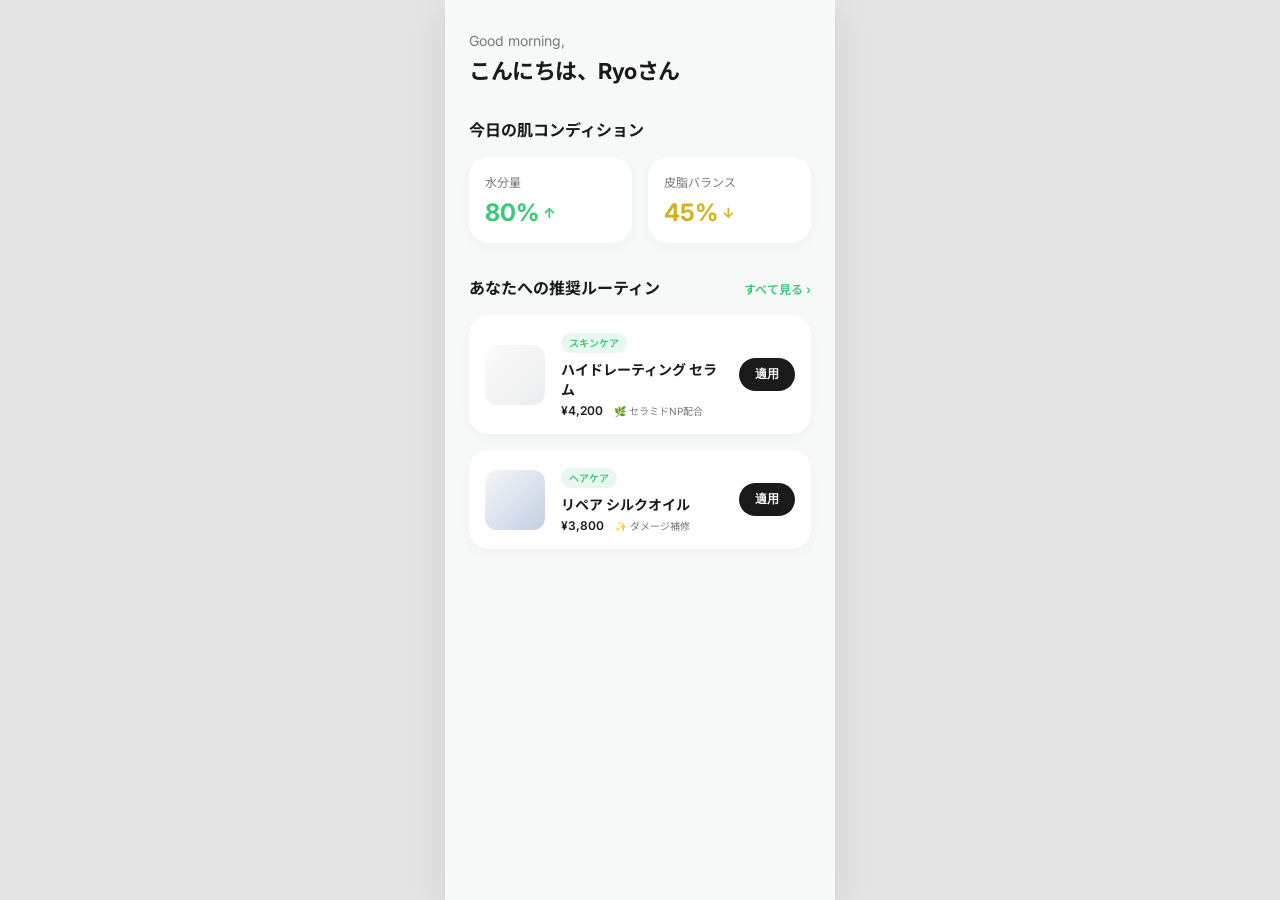
<file: vertex-main/backend/src/main/resources/static/index.html>
<!DOCTYPE html>
<html lang="ja">
<head>
    <meta charset="UTF-8">
    <meta name="viewport" content="width=device-width, initial-scale=1.0">
    <title>Fit my skin</title>
    <link href="https://fonts.googleapis.com/css2?family=Inter:wght@400;600;700&family=Noto+Sans+JP:wght@400;500;700&display=swap" rel="stylesheet">
    <link rel="stylesheet" href="style.css">
</head>
<body>
    <div class="app-container">
        <header class="header">
            <p class="greeting-sub">Good morning,</p>
            <h1 class="greeting-main">こんにちは、Ryoさん</h1>
            <div class="profile-icon"></div>
        </header>
        
        <section class="condition-section">
            <h2 class="section-title">今日の肌コンディション</h2>
            <div class="condition-grid">
                <div class="condition-card">
                    <p class="card-label">水分量</p>
                    <p class="card-value highlight-green">80% <span class="trend">↑</span></p>
                </div>
                <div class="condition-card">
                    <p class="card-label">皮脂バランス</p>
                    <p class="card-value highlight-yellow">45% <span class="trend">↓</span></p>
                </div>
            </div>
        </section>

        <section class="routine-section">
            <div class="section-header">
                <h2 class="section-title">あなたへの推奨ルーティン</h2>
                <a href="#" class="see-all">すべて見る ›</a>
            </div>
            
            <div class="item-card" onclick="location.href='detail.html'">
                <div class="item-image placeholder-img1"></div>
                <div class="item-info">
                    <span class="category-tag">スキンケア</span>
                    <h3 class="item-name">ハイドレーティング セラム</h3>
                    <p class="item-price">¥4,200 <span class="reason">🌿 セラミドNP配合</span></p>
                </div>
                <button class="btn-apply">適用</button>
            </div>

            <div class="item-card" onclick="location.href='detail.html'">
                <div class="item-image placeholder-img2"></div>
                <div class="item-info">
                    <span class="category-tag">ヘアケア</span>
                    <h3 class="item-name">リペア シルクオイル</h3>
                    <p class="item-price">¥3,800 <span class="reason">✨ ダメージ補修</span></p>
                </div>
                <button class="btn-apply">適用</button>
            </div>
        </section>
    </div>

    <script src="script.js"></script>
</body>
</html>
</file>
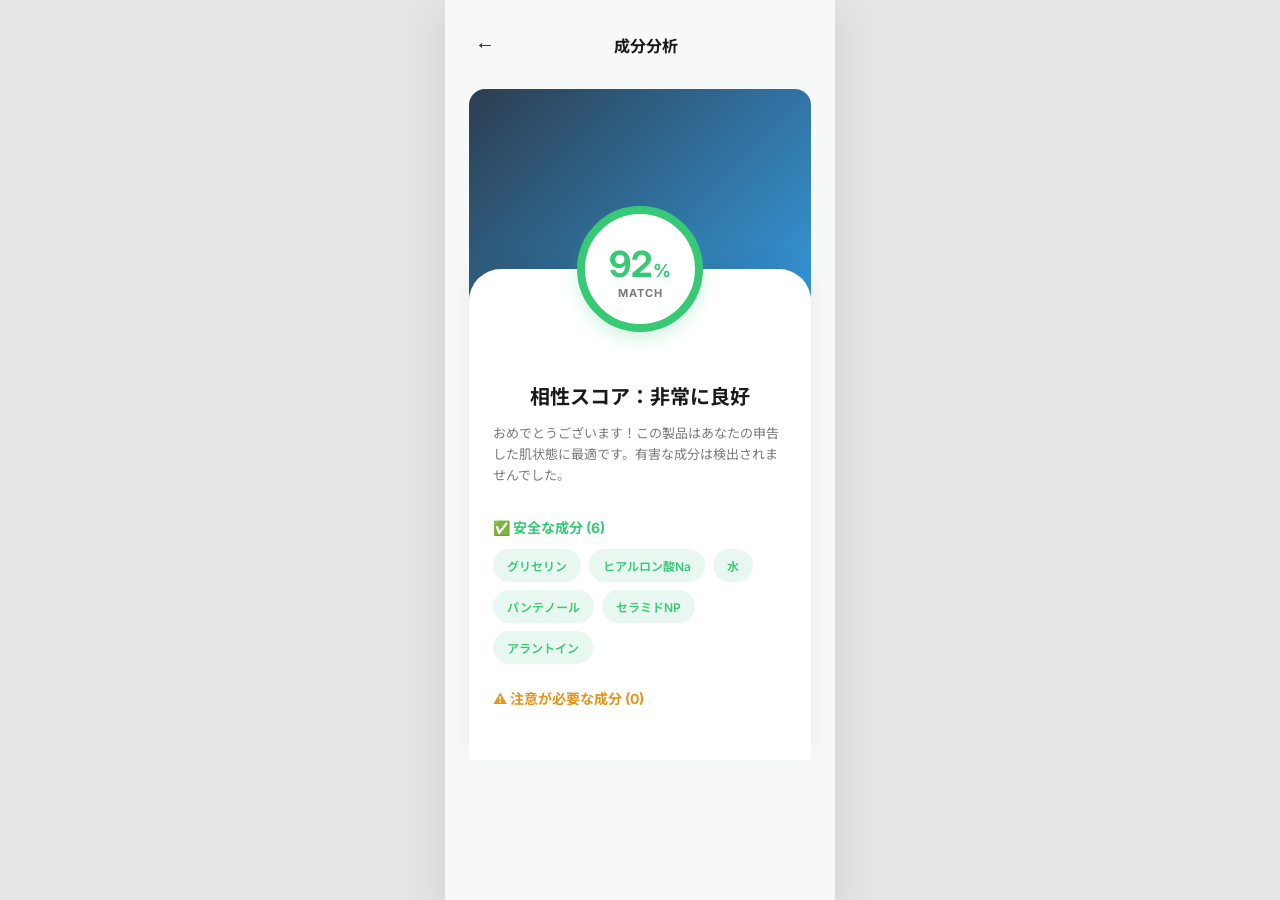
<file: vertex-main/backend/src/main/resources/static/analysis.html>
<!DOCTYPE html>
<html lang="ja">
<head>
    <meta charset="UTF-8">
    <meta name="viewport" content="width=device-width, initial-scale=1.0">
    <title>成分分析 - Fit my skin</title>
    <link href="https://fonts.googleapis.com/css2?family=Inter:wght@400;600;700&family=Noto+Sans+JP:wght@400;500;700&display=swap" rel="stylesheet">
    <link rel="stylesheet" href="style.css">
</head>
<body>
    <div class="app-container">
        <header class="step-header">
            <button class="back-button">←</button>
            <h2 class="header-title">成分分析</h2>
            <div style="width: 20px;"></div> </header>

        <div class="scan-image-area">
            </div>

        <div class="analysis-card-container">
            <div class="score-circle">
                <span class="score-number">92<span class="score-percent">%</span></span>
                <span class="score-label">MATCH</span>
            </div>

            <h2 class="match-title">相性スコア：非常に良好</h2>
            <p class="match-desc">おめでとうございます！この製品はあなたの申告した肌状態に最適です。有害な成分は検出されませんでした。</p>

            <div class="ingredient-section">
                <h3 class="ingredient-title">✅ 安全な成分 (6)</h3>
                <div class="tag-cloud">
                    <span class="tag-safe">グリセリン</span>
                    <span class="tag-safe">ヒアルロン酸Na</span>
                    <span class="tag-safe">水</span>
                    <span class="tag-safe">パンテノール</span>
                    <span class="tag-safe">セラミドNP</span>
                    <span class="tag-safe">アラントイン</span>
                </div>
            </div>

            <div class="ingredient-section" style="margin-top: 24px;">
                <h3 class="ingredient-title warning">⚠️ 注意が必要な成分 (0)</h3>
            </div>
        </div>
    </div>
    <script src="script.js"></script>
</body>
</html>
</file>
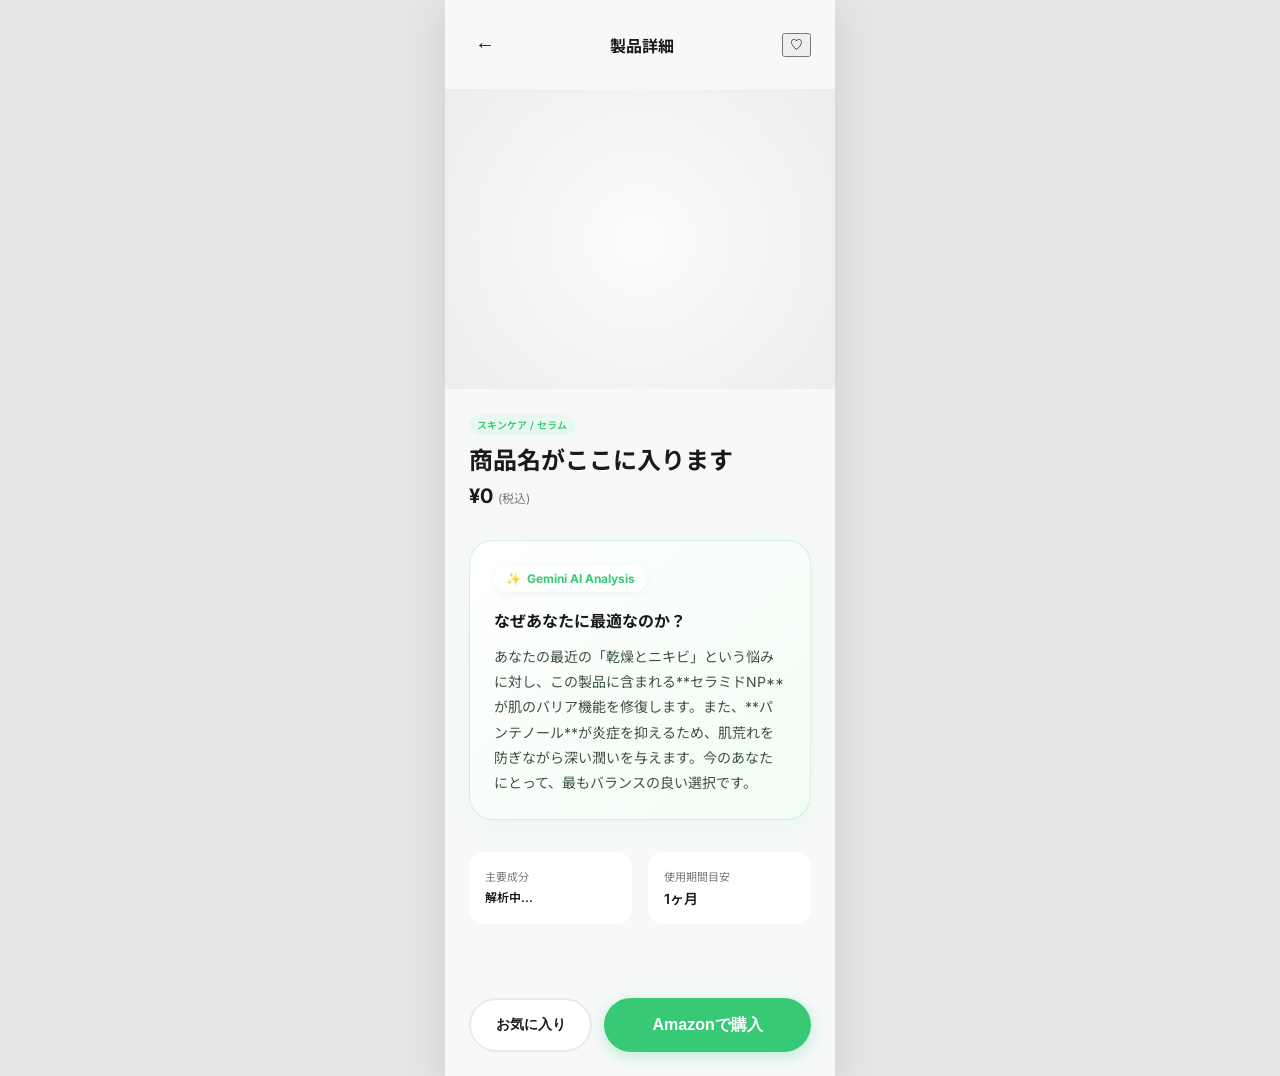
<file: vertex-main/backend/src/main/resources/static/detail.html>
<!DOCTYPE html>
<html lang="ja">
<head>
    <meta charset="UTF-8">
    <meta name="viewport" content="width=device-width, initial-scale=1.0">
    <title>製品詳細 - Fit my skin</title>
    <link href="https://fonts.googleapis.com/css2?family=Inter:wght@400;600;700&family=Noto+Sans+JP:wght@400;500;700&display=swap" rel="stylesheet">
    <link rel="stylesheet" href="style.css">
</head>
<body>
    <div class="app-container">
        <header class="step-header">
            <button class="back-button" onclick="history.back()">←</button>
            <h2 class="header-title">製品詳細</h2>
            <button class="share-button">♡</button>
        </header>

        <main class="detail-main">
            <div class="product-hero-image">
                <div class="placeholder-hero"></div>
            </div>

            <div class="product-basic-info">
                <span class="category-tag">スキンケア / セラム</span>
                <h1 class="detail-product-name" id="display-name">商品名がここに入ります</h1>
                <p class="detail-product-price">¥<span id="display-price">0</span> <span class="tax-in">(税込)
            </div>

            <section class="ai-explanation-section">
                <div class="ai-badge">
                    <span class="ai-sparkle">✨</span> Gemini AI Analysis
                </div>
                <h3 class="ai-title">なぜあなたに最適なのか？</h3>
                <div class="ai-bubble">
                    <p>あなたの最近の「乾燥とニキビ」という悩みに対し、この製品に含まれる**セラミドNP**が肌のバリア機能を修復します。また、**パンテノール**が炎症を抑えるため、肌荒れを防ぎながら深い潤いを与えます。今のあなたにとって、最もバランスの良い選択です。</p>
                </div>
            </section>

            <div class="specs-grid">
                <div class="spec-item">
                    <span class="spec-label">主要成分</span>
                    <span class="spec-value" id="display-ingredients" style="font-size: 12px;">解析中...</span>
                </div>
                <div class="spec-item">
                    <span class="spec-label">使用期間目安</span>
                    <span class="spec-value"><span id="display-months">1</span>ヶ月</span>
                </div>
            </div>
        </main>

        <div class="bottom-action detail-actions">
            <button class="btn-secondary">お気に入り</button>
            <button class="btn-primary">Amazonで購入</button>
        </div>
    </div>
    <script src="script.js"></script>
</body>
</html>
</file>
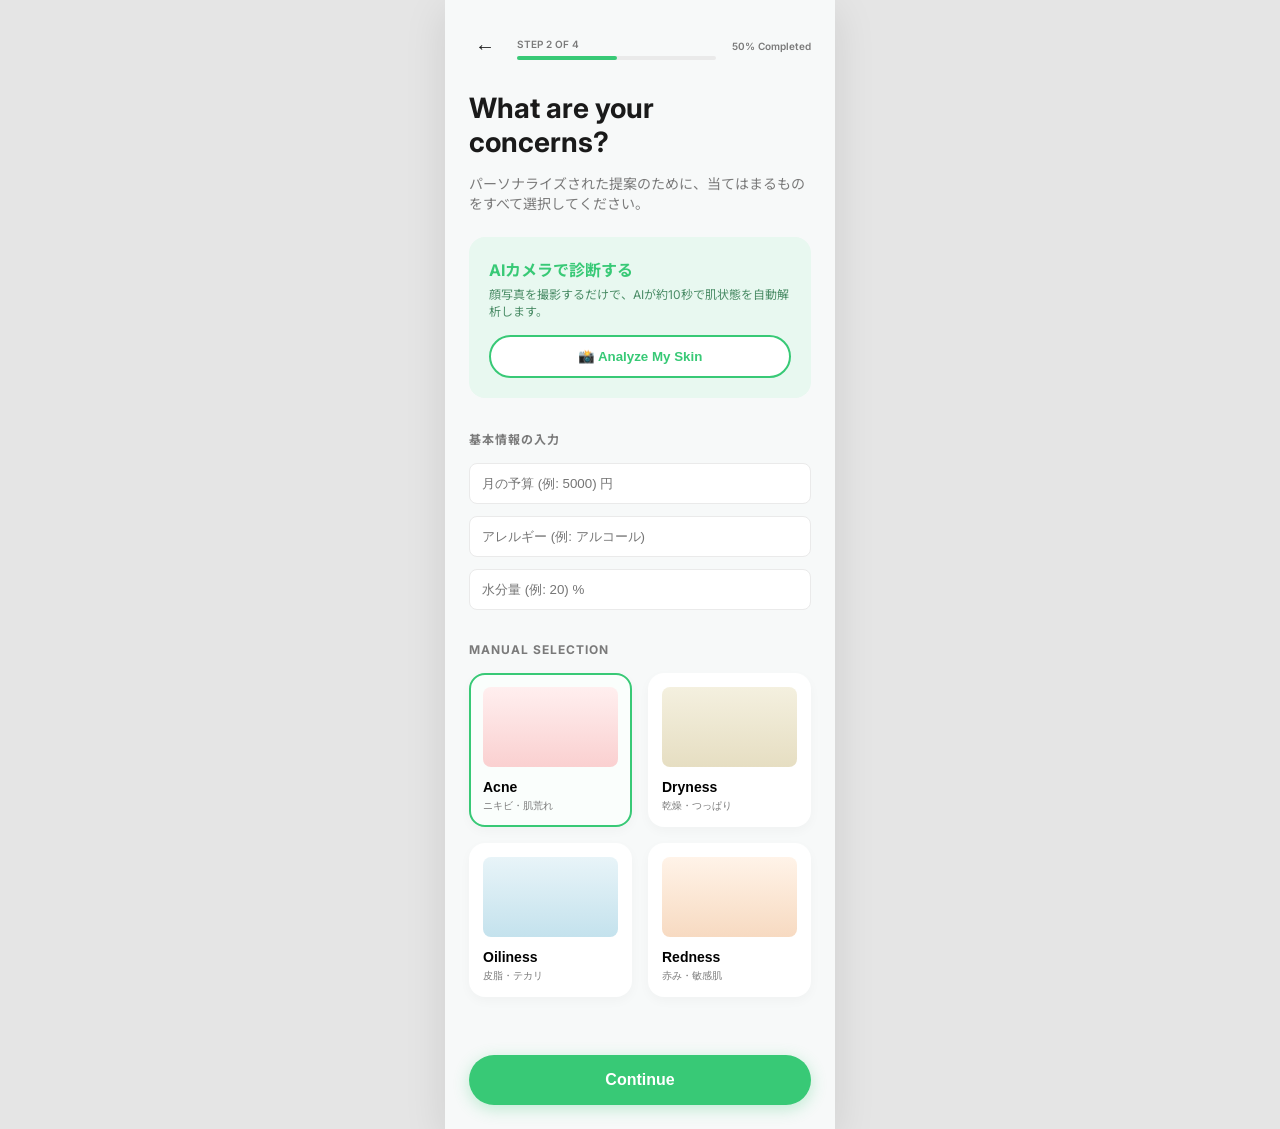
<file: vertex-main/backend/src/main/resources/static/diagonostic.html>
<!DOCTYPE html>
<html lang="ja">
<head>
    <meta charset="UTF-8">
    <meta name="viewport" content="width=device-width, initial-scale=1.0">
    <title>診断 - スキンナビア</title>
    <link href="https://fonts.googleapis.com/css2?family=Inter:wght@400;600;700&family=Noto+Sans+JP:wght@400;500;700&display=swap" rel="stylesheet">
    <link rel="stylesheet" href="style.css">
</head>
<body>
    <div class="app-container">
        <header class="step-header">
            <button class="back-button">←</button>
            <div class="progress-container">
                <span class="step-text">STEP 2 OF 4</span>
                <div class="progress-bar"><div class="progress-fill"></div></div>
            </div>
            <span class="percent-text">50% Completed</span>
        </header>

        <main class="diagnostic-main">
            <h1 class="question-title">What are your<br>concerns?</h1>
            <p class="question-desc">パーソナライズされた提案のために、当てはまるものをすべて選択してください。</p>

            <div class="ai-camera-card">
                <div class="ai-info">
                    <h3>AIカメラで診断する</h3>
                    <p>顔写真を撮影するだけで、AIが約10秒で肌状態を自動解析します。</p>
                </div>
                <button class="btn-outline-green">📸 Analyze My Skin</button>
            </div>
            <div class="backend-inputs" style="margin-bottom: 32px;">
                <h3 class="manual-title">基本情報の入力</h3>
                <div style="display: flex; flex-direction: column; gap: 12px;">
                    <input type="number" id="input-budget" placeholder="月の予算 (例: 5000) 円" style="padding: 12px; border: 1px solid #EAEAEA; border-radius: 8px;">
                    <input type="text" id="input-allergies" placeholder="アレルギー (例: アルコール)" style="padding: 12px; border: 1px solid #EAEAEA; border-radius: 8px;">
                    <input type="number" id="input-moisture" placeholder="水分量 (例: 20) %" style="padding: 12px; border: 1px solid #EAEAEA; border-radius: 8px;">
                </div>
            </div>

            <h3 class="manual-title">MANUAL SELECTION</h3>

            <div class="concern-grid">
                <button class="concern-card active" data-concern="acne">
                    <div class="card-img acne-img"></div>
                    <h4>Acne</h4>
                    <p>ニキビ・肌荒れ</p>
                </button>
                <button class="concern-card" data-concern="dryness">
                    <div class="card-img dry-img"></div>
                    <h4>Dryness</h4>
                    <p>乾燥・つっぱり</p>
                </button>
                <button class="concern-card" data-concern="oiliness">
                    <div class="card-img oil-img"></div>
                    <h4>Oiliness</h4>
                    <p>皮脂・テカリ</p>
                </button>
                <button class="concern-card" data-concern="redness">
                    <div class="card-img red-img"></div>
                    <h4>Redness</h4>
                    <p>赤み・敏感肌</p>
                </button>
            </div>
        </main>

        <div class="bottom-action">
            <button class="btn-primary">Continue</button>
        </div>
    </div>
    <script src="script.js"></script> 
</body>
</html>
</file>
<file: vertex-main/backend/src/main/resources/static/style.css>
/* --- ベース設定（色とフォント） --- */
:root {
    --bg-color: #F7F9F9; /* アプリ全体の淡い背景色 */
    --card-bg: #FFFFFF;
    --text-main: #1A1A1A;
    --text-sub: #7A7A7A;
    --accent-green: #38C976; /* モックアップの美しいグリーン */
    --accent-light-green: #E8F8F0;
    --accent-yellow: #FADB5F;
}

body {
    margin: 0;
    background-color: #E5E5E5; /* PCで見た時の外側の背景 */
    font-family: 'Inter', 'Noto Sans JP', sans-serif; /* 美しいフォント */
    color: var(--text-main);
    display: flex;
    justify-content: center;
}

/* --- スマホ画面のフレーム --- */
.app-container {
    width: 100%;
    max-width: 390px; /* iPhoneの標準サイズ */
    min-height: 100vh;
    background-color: var(--bg-color);
    padding: 32px 24px;
    box-sizing: border-box;
    box-shadow: 0 10px 40px rgba(0,0,0,0.1);
    position: relative;
    overflow-x: hidden;
}

/* --- ヘッダー --- */
.header {
    margin-bottom: 32px;
}
.greeting-sub {
    font-size: 14px;
    color: var(--text-sub);
    margin: 0 0 4px 0;
}
.greeting-main {
    font-size: 22px;
    font-weight: 700;
    margin: 0;
    letter-spacing: -0.5px;
}

/* --- セクション共通 --- */
.section-title {
    font-size: 16px;
    font-weight: 700;
    margin: 0 0 16px 0;
}
.section-header {
    display: flex;
    justify-content: space-between;
    align-items: baseline;
}
.see-all {
    font-size: 12px;
    color: var(--accent-green);
    text-decoration: none;
    font-weight: 600;
}

/* --- コンディションカード --- */
.condition-section {
    margin-bottom: 32px;
}
.condition-grid {
    display: flex;
    gap: 16px;
}
.condition-card {
    flex: 1;
    background: var(--card-bg);
    padding: 16px;
    border-radius: 20px;
    box-shadow: 0 4px 12px rgba(0,0,0,0.03);
}
.card-label {
    font-size: 12px;
    color: var(--text-sub);
    margin: 0 0 8px 0;
}
.card-value {
    font-size: 24px;
    font-weight: 700;
    margin: 0;
    display: flex;
    align-items: center;
    gap: 4px;
}
.highlight-green { color: var(--accent-green); }
.highlight-yellow { color: #D4B21F; }
.trend { font-size: 14px; }

/* --- アイテムカード（推奨ルーティン） --- */
.item-card {
    background: var(--card-bg);
    border-radius: 20px;
    padding: 16px;
    display: flex;
    align-items: center;
    gap: 16px;
    margin-bottom: 16px;
    box-shadow: 0 4px 12px rgba(0,0,0,0.03);
    transition: transform 0.2s;
}
.item-card:active {
    transform: scale(0.98);
}
.item-image {
    width: 60px;
    height: 60px;
    border-radius: 12px;
    background-color: var(--bg-color);
}
.placeholder-img1 { background: linear-gradient(135deg, #fdfbfb 0%, #ebedee 100%); }
.placeholder-img2 { background: linear-gradient(135deg, #f5f7fa 0%, #c3cfe2 100%); }

.item-info {
    flex: 1;
}
.category-tag {
    font-size: 10px;
    color: var(--accent-green);
    background: var(--accent-light-green);
    padding: 4px 8px;
    border-radius: 100px;
    font-weight: 600;
}
.item-name {
    font-size: 14px;
    font-weight: 700;
    margin: 8px 0 4px 0;
}
.item-price {
    font-size: 12px;
    color: var(--text-main);
    font-weight: 600;
    margin: 0;
}
.reason {
    color: var(--text-sub);
    font-weight: 400;
    font-size: 10px;
    margin-left: 8px;
}
.btn-apply {
    background: var(--text-main);
    color: #fff;
    border: none;
    padding: 8px 16px;
    border-radius: 100px;
    font-size: 12px;
    font-weight: 600;
    cursor: pointer;
}

/* --- 診断画面（diagnostic.html）専用のスタイル --- */
.step-header {
    display: flex;
    align-items: center;
    justify-content: space-between;
    margin-bottom: 32px;
}
.back-button {
    background: none;
    border: none;
    font-size: 20px;
    cursor: pointer;
    color: var(--text-main);
}
.progress-container {
    flex: 1;
    margin: 0 16px;
}
.step-text, .percent-text {
    font-size: 10px;
    color: var(--text-sub);
    font-weight: 600;
}
.progress-bar {
    height: 4px;
    background: #EAEAEA;
    border-radius: 2px;
    margin-top: 4px;
}
.progress-fill {
    width: 50%;
    height: 100%;
    background: var(--accent-green);
    border-radius: 2px;
}

.question-title {
    font-size: 28px;
    line-height: 1.2;
    margin: 0 0 8px 0;
}
.question-desc {
    font-size: 14px;
    color: var(--text-sub);
    margin-bottom: 24px;
}

/* AIカメラカード */
.ai-camera-card {
    background: var(--accent-light-green);
    border-radius: 16px;
    padding: 20px;
    margin-bottom: 32px;
}
.ai-info h3 { margin: 0 0 4px 0; font-size: 16px; color: var(--accent-green); }
.ai-info p { margin: 0 0 16px 0; font-size: 12px; color: #4A8C66; }
.btn-outline-green {
    width: 100%;
    padding: 12px;
    border: 2px solid var(--accent-green);
    background: #fff;
    color: var(--accent-green);
    border-radius: 100px;
    font-weight: 700;
    cursor: pointer;
}

/* マニュアル選択グリッド */
.manual-title {
    font-size: 12px;
    color: var(--text-sub);
    letter-spacing: 1px;
    margin-bottom: 16px;
}
.concern-grid {
    display: grid;
    grid-template-columns: 1fr 1fr;
    gap: 16px;
    padding-bottom: 100px; /* 下のボタンにかぶらないように */
}
.concern-card {
    background: var(--card-bg);
    border: 2px solid transparent; /* 選択前は透明の枠 */
    border-radius: 16px;
    padding: 12px;
    text-align: left;
    cursor: pointer;
    transition: all 0.2s;
    box-shadow: 0 4px 12px rgba(0,0,0,0.03);
}
/* 選択された状態（active）のデザイン */
.concern-card.active {
    border-color: var(--accent-green);
    background: #FAFEFC;
}
.card-img {
    height: 80px;
    border-radius: 8px;
    background: #f1f3f5;
    margin-bottom: 12px;
}
/* 画像のプレースホルダー */
.acne-img { background: linear-gradient(to bottom, #FFEFEF, #FAD0D0); }
.dry-img { background: linear-gradient(to bottom, #F4F0DF, #E6DEC2); }
.oil-img { background: linear-gradient(to bottom, #E8F4F8, #C4E2ED); }
.red-img { background: linear-gradient(to bottom, #FFF3E8, #F7DAC1); }

.concern-card h4 { margin: 0 0 4px 0; font-size: 14px; }
.concern-card p { margin: 0; font-size: 10px; color: var(--text-sub); }

/* 下部固定の次へボタン */
.bottom-action {
    position: absolute;
    bottom: 0;
    left: 0;
    width: 100%;
    padding: 24px;
    background: linear-gradient(to top, rgba(247,249,249,1) 70%, rgba(247,249,249,0));
    box-sizing: border-box;
}
.btn-primary {
    width: 100%;
    background: var(--accent-green);
    color: #fff;
    border: none;
    padding: 16px;
    border-radius: 100px;
    font-size: 16px;
    font-weight: 700;
    box-shadow: 0 4px 16px rgba(56,201,118,0.3);
    cursor: pointer;
}

/* --- 成分分析画面（analysis.html）専用のスタイル --- */
.header-title {
    font-size: 16px;
    font-weight: 700;
    margin: 0;
}

.scan-image-area {
    height: 220px;
    background: linear-gradient(135deg, #2c3e50 0%, #3498db 100%); /* モックに近いクールな背景 */
    border-radius: 16px;
    margin-bottom: -40px; /* 下の白いカードを上に被せるための神テクニック */
    position: relative;
    z-index: 1;
}

.analysis-card-container {
    background: var(--card-bg);
    border-radius: 32px 32px 0 0;
    padding: 0 24px 40px;
    position: relative;
    z-index: 2;
    box-shadow: 0 -8px 24px rgba(0,0,0,0.06);
    text-align: center;
}

/* 飛び出すスコアサークル */
.score-circle {
    width: 110px;
    height: 110px;
    border-radius: 50%;
    border: 8px solid var(--accent-green);
    display: flex;
    flex-direction: column;
    justify-content: center;
    align-items: center;
    background: #fff;
    margin: 0 auto 16px;
    transform: translateY(-50%); /* 枠線の半分だけ上に押し上げる */
    box-shadow: 0 8px 16px rgba(56,201,118,0.2);
}

.score-number {
    font-size: 36px;
    font-weight: 700;
    color: var(--accent-green);
    line-height: 1;
    margin-top: 8px;
}
.score-percent { font-size: 18px; }
.score-label { font-size: 11px; color: var(--text-sub); font-weight: 700; letter-spacing: 1px; margin-top: 4px;}

.match-title {
    font-size: 20px;
    font-weight: 700;
    margin: -30px 0 12px 0; /* サークルを上にずらした分の隙間を詰める */
}

.match-desc {
    font-size: 13px;
    color: var(--text-sub);
    line-height: 1.6;
    margin-bottom: 32px;
    text-align: left;
}

.ingredient-section { text-align: left; }
.ingredient-title {
    font-size: 14px;
    font-weight: 700;
    color: var(--accent-green);
    margin: 0 0 12px 0;
}
.ingredient-title.warning { color: #E2961D; }

.tag-cloud {
    display: flex;
    flex-wrap: wrap;
    gap: 8px;
}
.tag-safe {
    font-size: 12px;
    color: var(--accent-green);
    background: var(--accent-light-green);
    padding: 8px 14px;
    border-radius: 100px;
    font-weight: 600;
}

/* --- 製品詳細画面（detail.html）専用のスタイル --- */
.product-hero-image {
    width: calc(100% + 48px); /* 左右のパディング分広げる */
    margin: 0 -24px 24px -24px;
    height: 300px;
    background: #fff;
}
.placeholder-hero {
    width: 100%;
    height: 100%;
    background: radial-gradient(circle, #fdfbfb 0%, #ebedee 100%);
}

.product-basic-info { margin-bottom: 32px; }
.detail-product-name { font-size: 24px; font-weight: 700; margin: 8px 0; }
.detail-product-price { font-size: 20px; font-weight: 700; margin: 0; }
.tax-in { font-size: 12px; color: var(--text-sub); font-weight: 400; }

/* AI解説エリアのデザイン（キラーコンテンツ） */
.ai-explanation-section {
    background: linear-gradient(135deg, #ffffff 0%, #f0fdf4 100%);
    border: 1px solid rgba(56, 201, 118, 0.2);
    border-radius: 24px;
    padding: 24px;
    margin-bottom: 32px;
    box-shadow: 0 8px 20px rgba(56, 201, 118, 0.05);
}
.ai-badge {
    display: inline-flex;
    align-items: center;
    gap: 6px;
    font-size: 12px;
    font-weight: 700;
    color: var(--accent-green);
    background: #fff;
    padding: 6px 12px;
    border-radius: 100px;
    box-shadow: 0 2px 8px rgba(0,0,0,0.05);
    margin-bottom: 16px;
}
.ai-title { font-size: 16px; font-weight: 700; margin: 0 0 12px 0; }
.ai-bubble p {
    font-size: 14px;
    line-height: 1.8;
    color: #3e5245;
    margin: 0;
}

.specs-grid {
    display: grid;
    grid-template-columns: 1fr 1fr;
    gap: 16px;
    margin-bottom: 120px;
}
.spec-item {
    background: #fff;
    padding: 16px;
    border-radius: 16px;
    display: flex;
    flex-direction: column;
}
.spec-label { font-size: 11px; color: var(--text-sub); margin-bottom: 4px; }
.spec-value { font-size: 14px; font-weight: 600; }

.detail-actions {
    display: flex;
    gap: 12px;
}
.btn-secondary {
    flex: 1;
    background: #fff;
    border: 2px solid #EAEAEA;
    color: var(--text-main);
    padding: 16px;
    border-radius: 100px;
    font-weight: 700;
    font-size: 14px;
}
.btn-primary { flex: 2; } /* 購入ボタンを大きく */

/* ▼本番のUI崩壊を防ぐ防御壁▼ */
#display-ingredients {
    max-height: 80px;      /* 高さを制限して下にはみ出さないようにする */
    overflow-y: auto;      /* はみ出したらスクロールバーを出す */
    word-wrap: break-word; /* 途中で改行させる */
    display: block;        /* スクロールを効かせるためのおまじない */
}
</file>
